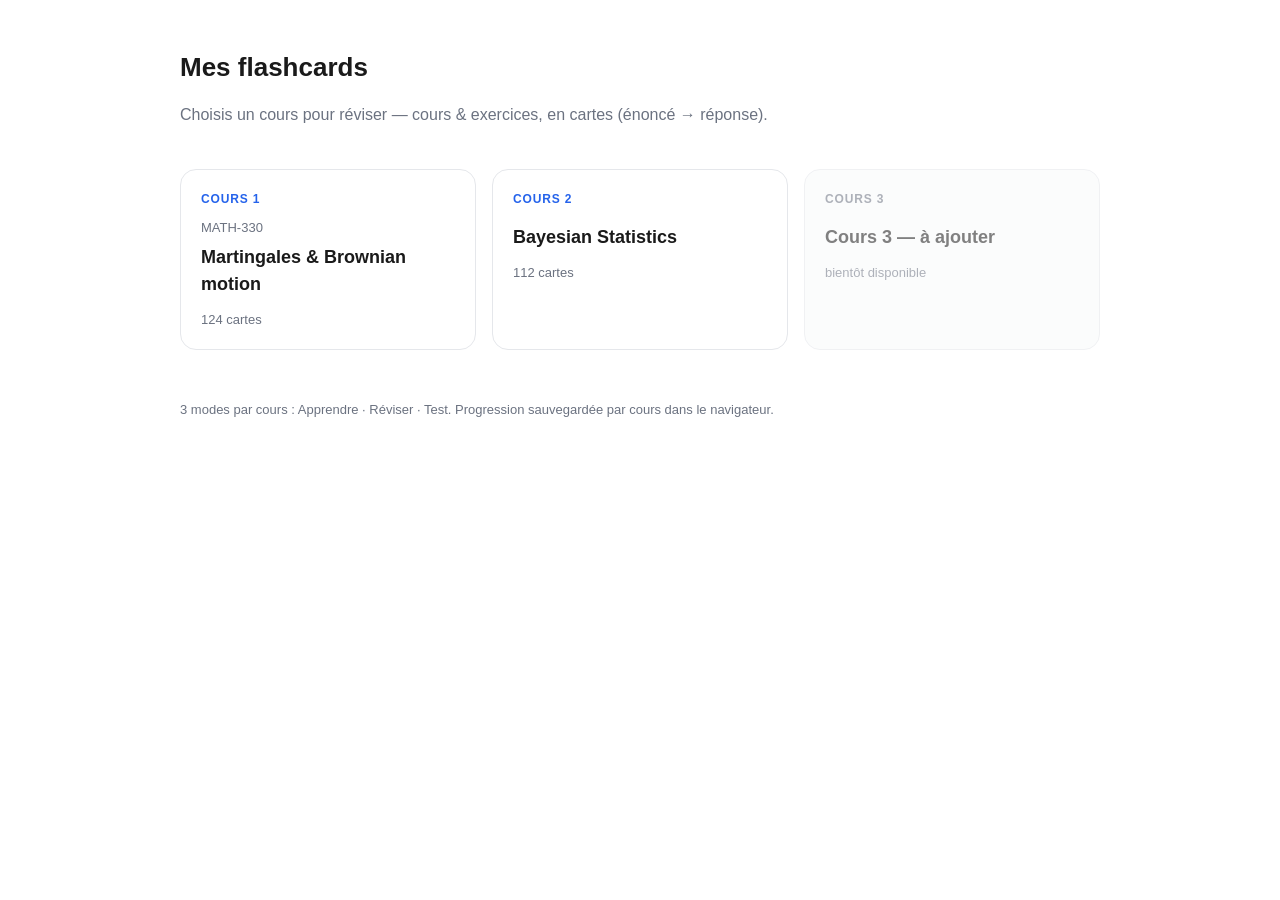
<file: index.html>
<!DOCTYPE html>
<html lang="fr">
<head>
<meta charset="utf-8">
<meta name="viewport" content="width=device-width, initial-scale=1">
<title>Mes flashcards — Cours</title>
<link rel="icon" href="data:,">
<link rel="stylesheet" href="landing.css">
</head>
<body>

<header>
  <h1>Mes flashcards</h1>
  <p class="muted">Choisis un cours pour réviser — cours &amp; exercices, en cartes (énoncé → réponse).</p>
</header>

<main>
  <div id="courses" class="grid"></div>
  <p id="empty" class="muted small hidden">Aucun cours pour l'instant. Ajoute une entrée dans <code>courses.js</code>.</p>
</main>

<footer class="muted small">
  3 modes par cours : Apprendre · Réviser · Test. Progression sauvegardée par cours dans le navigateur.
</footer>

<script src="courses.js"></script>
<script>
  const COURSES = window.COURSES || [];
  const grid = document.getElementById("courses");
  if (!COURSES.length) document.getElementById("empty").classList.remove("hidden");
  COURSES.forEach((c, i) => {
    const el = document.createElement(c.available ? "a" : "div");
    el.className = "course" + (c.available ? "" : " soon");
    if (c.available) el.href = c.dir;
    el.innerHTML =
      `<div class="num">Cours ${i + 1}</div>
       <div class="code">${c.code || ""}</div>
       <div class="name">${c.name}</div>
       <div class="meta">${c.available ? (c.count + " cartes") : "bientôt disponible"}</div>`;
    grid.appendChild(el);
  });
</script>
</body>
</html>
</file>
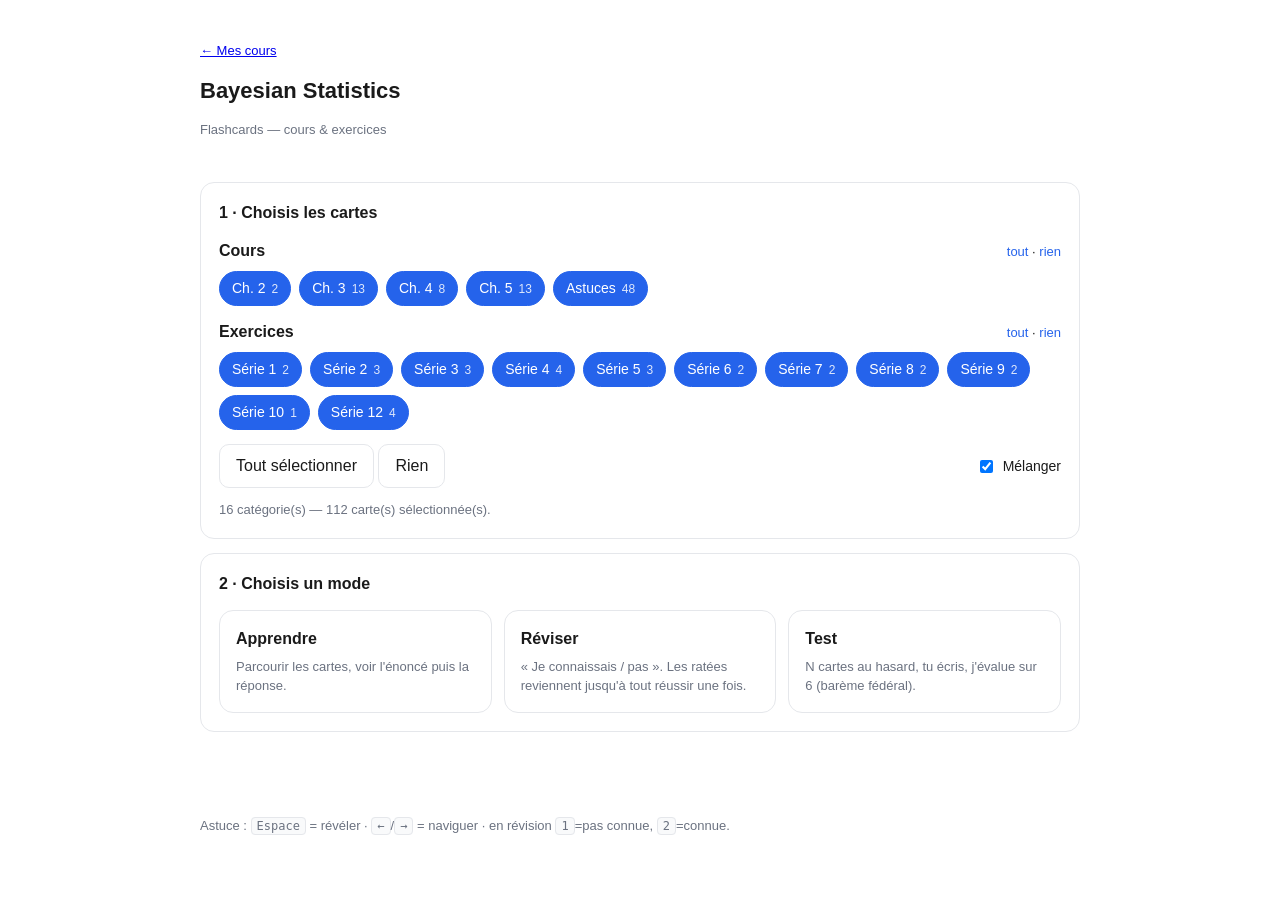
<file: courses/bayesian/index.html>
<!DOCTYPE html>
<html lang="fr">
<head>
<meta charset="utf-8">
<meta name="viewport" content="width=device-width, initial-scale=1">
<title>MATH-330 — Flashcards (Martingales & Brownian motion)</title>
<link rel="icon" href="data:,">
<link rel="stylesheet" href="style.css">
</head>
<body>

<header>
  <p class="small"><a href="../../index.html" class="homelink">← Mes cours</a></p>
  <h1 id="course-title">Flashcards</h1>
  <p class="muted small">Flashcards — cours &amp; exercices</p>
</header>

<!-- ====================== HOME ====================== -->
<main id="home" class="screen active">
  <section id="home-resume" class="resume-card hidden">
    <div>
      <strong>Reprendre ta révision</strong>
      <div id="home-resume-info" class="small"></div>
    </div>
    <div class="row">
      <button id="home-resume-btn"></button>
      <button class="ghost" id="home-resume-drop">Abandonner</button>
    </div>
  </section>

  <section class="panel">
    <h2>1 · Choisis les cartes</h2>

    <div class="catgroup">
      <div class="catgroup-head">
        <strong>Cours</strong>
        <span class="links"><a href="#" data-pick="cours">tout</a> · <a href="#" data-clear="cours">rien</a></span>
      </div>
      <div id="cours-cats" class="chips"></div>
    </div>

    <div class="catgroup">
      <div class="catgroup-head">
        <strong>Exercices</strong>
        <span class="links"><a href="#" data-pick="exo">tout</a> · <a href="#" data-clear="exo">rien</a></span>
      </div>
      <div id="exo-cats" class="chips"></div>
    </div>

    <div class="row spread">
      <div>
        <button class="ghost" id="pick-all">Tout sélectionner</button>
        <button class="ghost" id="pick-none">Rien</button>
      </div>
      <label class="toggle"><input type="checkbox" id="shuffle" checked> Mélanger</label>
    </div>
    <p id="selinfo" class="muted small"></p>
  </section>

  <section class="panel">
    <h2>2 · Choisis un mode</h2>
    <div class="modes">
      <button class="mode" id="go-learn"><span class="modename">Apprendre</span><span class="modedesc">Parcourir les cartes, voir l'énoncé puis la réponse.</span></button>
      <button class="mode" id="go-review"><span class="modename">Réviser</span><span class="modedesc">« Je connaissais / pas ». Les ratées reviennent jusqu'à tout réussir une fois.</span></button>
      <button class="mode" id="go-test"><span class="modename">Test</span><span class="modedesc">N cartes au hasard, tu écris, j'évalue sur 6 (barème fédéral).</span></button>
    </div>
  </section>
</main>

<!-- ====================== LEARN ====================== -->
<main id="learn" class="screen">
  <div class="topbar">
    <button class="ghost back">← Menu</button>
    <span id="learn-counter" class="muted"></span>
    <span></span>
  </div>
  <div id="learn-banner" class="banner hidden"></div>
  <div class="cardbox">
    <div id="learn-label" class="cardlabel"></div>
    <div class="side-head">Énoncé</div>
    <div id="learn-front" class="imgwrap"></div>
    <div id="learn-backwrap" class="hidden">
      <div class="side-head answer">Réponse</div>
      <div id="learn-back" class="imgwrap"></div>
    </div>
  </div>
  <div class="controls">
    <button class="ghost" id="learn-prev">← Précédent</button>
    <button id="learn-reveal">Afficher la réponse</button>
    <button class="ghost" id="learn-next">Suivant →</button>
  </div>
</main>

<!-- ====================== REVIEW ====================== -->
<main id="review" class="screen">
  <div class="topbar">
    <button class="ghost back">← Menu</button>
    <span id="review-progress" class="muted"></span>
    <span></span>
  </div>
  <div id="review-banner" class="banner hidden"></div>
  <div class="progressbar"><div id="review-bar"></div></div>
  <div class="cardbox">
    <div id="review-label" class="cardlabel"></div>
    <div class="side-head">Énoncé</div>
    <div id="review-front" class="imgwrap"></div>
    <div id="review-backwrap" class="hidden">
      <div class="side-head answer">Réponse</div>
      <div id="review-back" class="imgwrap"></div>
    </div>
  </div>
  <div class="controls" id="review-reveal-ctrl">
    <button id="review-reveal">Afficher la réponse</button>
  </div>
  <div class="controls hidden" id="review-grade-ctrl">
    <button class="bad" id="review-no">✗ Je ne connaissais pas</button>
    <button class="good" id="review-yes">✓ Je connaissais</button>
  </div>
  <div id="review-done" class="done hidden">
    <h2>Terminé !</h2>
    <p class="muted">Toutes les cartes sélectionnées ont été réussies au moins une fois.</p>
    <button id="review-restart">Recommencer</button>
    <button class="ghost back">← Menu</button>
  </div>
</main>

<!-- ====================== TEST ====================== -->
<main id="test" class="screen">
  <div class="topbar">
    <button class="ghost back">← Menu</button>
    <span class="muted">Mode test</span>
    <span></span>
  </div>
  <div id="test-banner" class="banner hidden"></div>

  <!-- setup -->
  <section id="test-setup" class="panel">
    <h2>Test</h2>
    <p class="muted">Choisis le nombre de cartes tirées au hasard parmi ta sélection.</p>
    <div class="row">
      <label>Nombre de cartes :
        <input type="number" id="test-n" min="1" value="5">
      </label>
      <span class="muted small">/ <span id="test-max"></span> disponibles</span>
    </div>
    <button id="test-start">Commencer le test</button>
  </section>

  <!-- run -->
  <section id="test-run" class="hidden">
    <div class="panel notice">
      <strong>Écris tes réponses</strong> (sur papier ou directement à Claude), puis clique
      <em>« Copier pour Claude »</em> et envoie-moi le tout : je corrige sur 6 (barème fédéral).
      <div class="row" style="margin-top:10px">
        <button id="test-copy">Copier la liste pour Claude</button>
        <label class="toggle"><input type="checkbox" id="test-showsol"> Voir les solutions (auto-correction)</label>
      </div>
      <span id="copyok" class="muted small"></span>
    </div>
    <div id="test-cards"></div>
    <div class="controls">
      <button class="ghost back">← Menu</button>
      <button id="test-again">Nouveau test</button>
    </div>
  </section>
</main>

<footer class="muted small">
  Astuce : <kbd>Espace</kbd> = révéler · <kbd>←</kbd>/<kbd>→</kbd> = naviguer · en révision <kbd>1</kbd>=pas connue, <kbd>2</kbd>=connue.
</footer>

<script src="cards.js"></script>
<script src="app.js"></script>
</body>
</html>
</file>
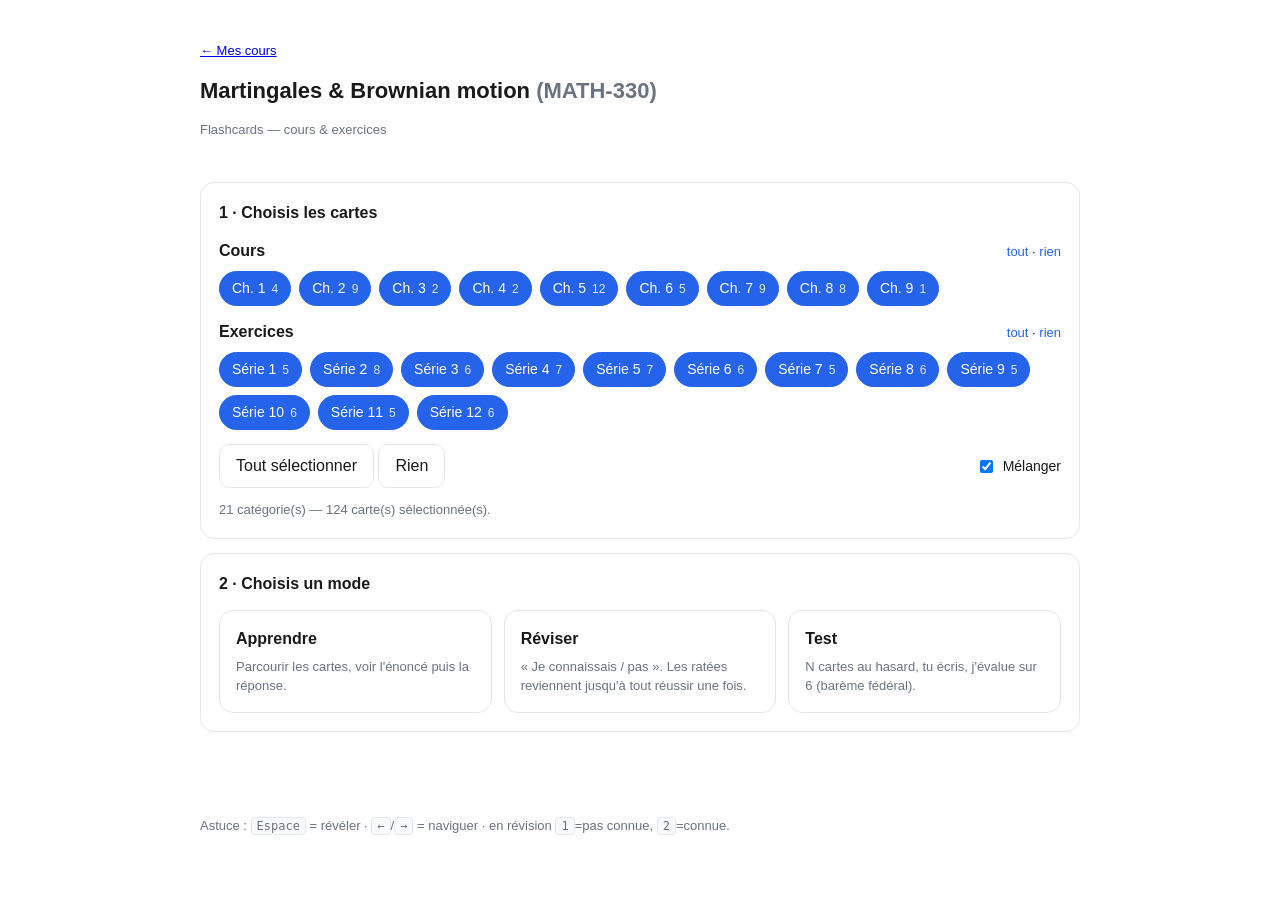
<file: courses/math330/index.html>
<!DOCTYPE html>
<html lang="fr">
<head>
<meta charset="utf-8">
<meta name="viewport" content="width=device-width, initial-scale=1">
<title>MATH-330 — Flashcards (Martingales & Brownian motion)</title>
<link rel="icon" href="data:,">
<link rel="stylesheet" href="style.css">
</head>
<body>

<header>
  <p class="small"><a href="../../index.html" class="homelink">← Mes cours</a></p>
  <h1 id="course-title">Martingales &amp; Brownian motion <span class="muted">(MATH-330)</span></h1>
  <p class="muted small">Flashcards — cours &amp; exercices</p>
</header>

<!-- ====================== HOME ====================== -->
<main id="home" class="screen active">
  <section id="home-resume" class="resume-card hidden">
    <div>
      <strong>Reprendre ta révision</strong>
      <div id="home-resume-info" class="small"></div>
    </div>
    <div class="row">
      <button id="home-resume-btn"></button>
      <button class="ghost" id="home-resume-drop">Abandonner</button>
    </div>
  </section>

  <section class="panel">
    <h2>1 · Choisis les cartes</h2>

    <div class="catgroup">
      <div class="catgroup-head">
        <strong>Cours</strong>
        <span class="links"><a href="#" data-pick="cours">tout</a> · <a href="#" data-clear="cours">rien</a></span>
      </div>
      <div id="cours-cats" class="chips"></div>
    </div>

    <div class="catgroup">
      <div class="catgroup-head">
        <strong>Exercices</strong>
        <span class="links"><a href="#" data-pick="exo">tout</a> · <a href="#" data-clear="exo">rien</a></span>
      </div>
      <div id="exo-cats" class="chips"></div>
    </div>

    <div class="row spread">
      <div>
        <button class="ghost" id="pick-all">Tout sélectionner</button>
        <button class="ghost" id="pick-none">Rien</button>
      </div>
      <label class="toggle"><input type="checkbox" id="shuffle" checked> Mélanger</label>
    </div>
    <p id="selinfo" class="muted small"></p>
  </section>

  <section class="panel">
    <h2>2 · Choisis un mode</h2>
    <div class="modes">
      <button class="mode" id="go-learn"><span class="modename">Apprendre</span><span class="modedesc">Parcourir les cartes, voir l'énoncé puis la réponse.</span></button>
      <button class="mode" id="go-review"><span class="modename">Réviser</span><span class="modedesc">« Je connaissais / pas ». Les ratées reviennent jusqu'à tout réussir une fois.</span></button>
      <button class="mode" id="go-test"><span class="modename">Test</span><span class="modedesc">N cartes au hasard, tu écris, j'évalue sur 6 (barème fédéral).</span></button>
    </div>
  </section>
</main>

<!-- ====================== LEARN ====================== -->
<main id="learn" class="screen">
  <div class="topbar">
    <button class="ghost back">← Menu</button>
    <span id="learn-counter" class="muted"></span>
    <span></span>
  </div>
  <div id="learn-banner" class="banner hidden"></div>
  <div class="cardbox">
    <div id="learn-label" class="cardlabel"></div>
    <div class="side-head">Énoncé</div>
    <div id="learn-front" class="imgwrap"></div>
    <div id="learn-backwrap" class="hidden">
      <div class="side-head answer">Réponse</div>
      <div id="learn-back" class="imgwrap"></div>
    </div>
  </div>
  <div class="controls">
    <button class="ghost" id="learn-prev">← Précédent</button>
    <button id="learn-reveal">Afficher la réponse</button>
    <button class="ghost" id="learn-next">Suivant →</button>
  </div>
</main>

<!-- ====================== REVIEW ====================== -->
<main id="review" class="screen">
  <div class="topbar">
    <button class="ghost back">← Menu</button>
    <span id="review-progress" class="muted"></span>
    <span></span>
  </div>
  <div id="review-banner" class="banner hidden"></div>
  <div class="progressbar"><div id="review-bar"></div></div>
  <div class="cardbox">
    <div id="review-label" class="cardlabel"></div>
    <div class="side-head">Énoncé</div>
    <div id="review-front" class="imgwrap"></div>
    <div id="review-backwrap" class="hidden">
      <div class="side-head answer">Réponse</div>
      <div id="review-back" class="imgwrap"></div>
    </div>
  </div>
  <div class="controls" id="review-reveal-ctrl">
    <button id="review-reveal">Afficher la réponse</button>
  </div>
  <div class="controls hidden" id="review-grade-ctrl">
    <button class="bad" id="review-no">✗ Je ne connaissais pas</button>
    <button class="good" id="review-yes">✓ Je connaissais</button>
  </div>
  <div id="review-done" class="done hidden">
    <h2>Terminé !</h2>
    <p class="muted">Toutes les cartes sélectionnées ont été réussies au moins une fois.</p>
    <button id="review-restart">Recommencer</button>
    <button class="ghost back">← Menu</button>
  </div>
</main>

<!-- ====================== TEST ====================== -->
<main id="test" class="screen">
  <div class="topbar">
    <button class="ghost back">← Menu</button>
    <span class="muted">Mode test</span>
    <span></span>
  </div>
  <div id="test-banner" class="banner hidden"></div>

  <!-- setup -->
  <section id="test-setup" class="panel">
    <h2>Test</h2>
    <p class="muted">Choisis le nombre de cartes tirées au hasard parmi ta sélection.</p>
    <div class="row">
      <label>Nombre de cartes :
        <input type="number" id="test-n" min="1" value="5">
      </label>
      <span class="muted small">/ <span id="test-max"></span> disponibles</span>
    </div>
    <button id="test-start">Commencer le test</button>
  </section>

  <!-- run -->
  <section id="test-run" class="hidden">
    <div class="panel notice">
      <strong>Écris tes réponses</strong> (sur papier ou directement à Claude), puis clique
      <em>« Copier pour Claude »</em> et envoie-moi le tout : je corrige sur 6 (barème fédéral).
      <div class="row" style="margin-top:10px">
        <button id="test-copy">Copier la liste pour Claude</button>
        <label class="toggle"><input type="checkbox" id="test-showsol"> Voir les solutions (auto-correction)</label>
      </div>
      <span id="copyok" class="muted small"></span>
    </div>
    <div id="test-cards"></div>
    <div class="controls">
      <button class="ghost back">← Menu</button>
      <button id="test-again">Nouveau test</button>
    </div>
  </section>
</main>

<footer class="muted small">
  Astuce : <kbd>Espace</kbd> = révéler · <kbd>←</kbd>/<kbd>→</kbd> = naviguer · en révision <kbd>1</kbd>=pas connue, <kbd>2</kbd>=connue.
</footer>

<script src="cards.js"></script>
<script src="app.js"></script>
</body>
</html>
</file>
<file: landing.css>
:root{
  --ink:#1a1a1a; --muted:#6b7280; --line:#e5e7eb; --bg:#ffffff;
  --accent:#2563eb; --soft:#f9fafb;
}
*{box-sizing:border-box}
html,body{margin:0;background:var(--bg);color:var(--ink);
  font-family:-apple-system,BlinkMacSystemFont,"Segoe UI",Roboto,Helvetica,Arial,sans-serif;
  -webkit-font-smoothing:antialiased;line-height:1.5}
header{max-width:960px;margin:0 auto;padding:48px 20px 8px}
h1{font-size:26px;margin:0 0 6px;font-weight:700}
.muted{color:var(--muted)}
.small{font-size:13px}
code{background:var(--soft);border:1px solid var(--line);border-radius:5px;padding:1px 5px;font-size:13px}
main{max-width:960px;margin:0 auto;padding:18px 20px 40px}
footer{max-width:960px;margin:10px auto 48px;padding:0 20px}
.hidden{display:none}

.grid{display:grid;grid-template-columns:repeat(auto-fill,minmax(240px,1fr));gap:16px}
.course{display:flex;flex-direction:column;gap:4px;text-decoration:none;color:inherit;
  border:1px solid var(--line);border-radius:16px;padding:20px;background:#fff;transition:.14s}
.course:hover{border-color:var(--accent);box-shadow:0 4px 16px rgba(0,0,0,.06);transform:translateY(-2px)}
.course .num{font-size:12px;text-transform:uppercase;letter-spacing:.07em;color:var(--accent);font-weight:600}
.course .code{font-size:13px;color:var(--muted);margin-top:6px}
.course .name{font-size:18px;font-weight:700;margin:2px 0 8px}
.course .meta{font-size:13px;color:var(--muted)}
.course.soon{opacity:.55;cursor:default;background:var(--soft)}
.course.soon:hover{border-color:var(--line);box-shadow:none;transform:none}
.course.soon .num{color:var(--muted)}
</file>
<file: courses/bayesian/style.css>
:root{
  --ink:#1a1a1a; --muted:#6b7280; --line:#e5e7eb; --bg:#ffffff;
  --accent:#2563eb; --good:#16a34a; --bad:#dc2626; --soft:#f9fafb;
}
*{box-sizing:border-box}
html,body{margin:0;background:var(--bg);color:var(--ink);
  font-family:-apple-system,BlinkMacSystemFont,"Segoe UI",Roboto,Helvetica,Arial,sans-serif;
  -webkit-font-smoothing:antialiased;line-height:1.5}
header{max-width:920px;margin:0 auto;padding:28px 20px 8px}
h1{font-size:22px;margin:0;font-weight:700}
h2{font-size:16px;margin:0 0 14px;font-weight:600}
.muted{color:var(--muted)}
.small{font-size:13px}
kbd{background:var(--soft);border:1px solid var(--line);border-radius:4px;padding:1px 5px;font-size:12px}

main.screen{display:none;max-width:920px;margin:0 auto;padding:8px 20px 60px}
main.screen.active{display:block}
footer{max-width:920px;margin:10px auto 40px;padding:0 20px;font-size:12px}

.panel{border:1px solid var(--line);border-radius:14px;padding:18px;margin:14px 0;background:#fff}
.row{display:flex;align-items:center;gap:12px;flex-wrap:wrap}
.row.spread{justify-content:space-between}

/* category chips */
.catgroup{margin-bottom:14px}
.catgroup-head{display:flex;justify-content:space-between;align-items:baseline;margin-bottom:8px}
.catgroup-head .links{font-size:13px}
.catgroup-head a{color:var(--accent);text-decoration:none}
.chips{display:flex;flex-wrap:wrap;gap:8px}
.chip{display:inline-flex;align-items:center;gap:6px;border:1px solid var(--line);
  border-radius:999px;padding:6px 12px;cursor:pointer;user-select:none;font-size:14px;
  background:#fff;transition:.12s}
.chip:hover{border-color:#cbd5e1}
.chip.on{background:var(--accent);border-color:var(--accent);color:#fff}
.chip .cnt{font-size:12px;opacity:.7}
.chip.on .cnt{opacity:.85}

.toggle{display:inline-flex;align-items:center;gap:7px;cursor:pointer;font-size:14px}
#selinfo{margin:12px 0 0}

/* mode buttons */
.modes{display:grid;grid-template-columns:repeat(3,1fr);gap:12px}
@media(max-width:640px){.modes{grid-template-columns:1fr}}
.mode{display:flex;flex-direction:column;align-items:flex-start;gap:6px;text-align:left;
  border:1px solid var(--line);border-radius:14px;padding:16px;background:#fff;color:var(--ink);cursor:pointer;transition:.12s}
.mode:hover{border-color:var(--accent);box-shadow:0 2px 10px rgba(0,0,0,.05)}
.modename{font-weight:700;font-size:16px}
.modedesc{font-weight:400;font-size:13px;color:var(--muted)}

/* generic buttons */
button{font:inherit;border:1px solid var(--accent);background:var(--accent);color:#fff;
  border-radius:10px;padding:9px 16px;cursor:pointer;transition:.12s}
button:hover{filter:brightness(1.05)}
button.ghost{background:#fff;color:var(--ink);border-color:var(--line)}
button.ghost:hover{border-color:#cbd5e1}
button.good{background:var(--good);border-color:var(--good)}
button.bad{background:var(--bad);border-color:var(--bad)}
button:disabled{opacity:.4;cursor:not-allowed}

.topbar{display:flex;justify-content:space-between;align-items:center;margin:6px 0 14px}

.banner{display:flex;justify-content:space-between;align-items:center;gap:10px;
  background:#eff6ff;border:1px solid #bfdbfe;color:#1e3a8a;border-radius:10px;
  padding:8px 12px;margin:0 0 14px;font-size:14px}
.banner button{padding:5px 11px;font-size:13px}

.resume-card{display:flex;justify-content:space-between;align-items:center;gap:14px;flex-wrap:wrap;
  background:#eff6ff;border:1px solid #bfdbfe;border-radius:14px;padding:14px 18px;margin:14px 0}
.resume-card strong{color:#1e3a8a}
.resume-card #home-resume-info{color:#3b5bdb;margin-top:3px}
.resume-card #home-resume-btn{background:var(--good);border-color:var(--good)}

/* cards */
.cardbox{border:1px solid var(--line);border-radius:14px;padding:18px;background:#fff}
.cardlabel{font-weight:600;font-size:15px;margin-bottom:10px}
.side-head{font-size:12px;text-transform:uppercase;letter-spacing:.06em;color:var(--muted);margin:4px 0 6px}
.side-head.answer{color:var(--good)}
.imgwrap{border:1px solid var(--line);border-radius:10px;overflow:auto;max-height:62vh;background:#fff;text-align:center}
.imgwrap img{max-width:100%;display:block;margin:0 auto}
.imgwrap.tall{max-height:none}
.noback{padding:24px;color:var(--muted);font-style:italic}

.controls{display:flex;gap:10px;justify-content:center;margin-top:16px;flex-wrap:wrap}

/* review */
.progressbar{height:8px;background:var(--soft);border-radius:999px;overflow:hidden;margin-bottom:14px}
#review-bar{height:100%;width:0;background:var(--good);transition:width .25s}
.done{text-align:center;padding:40px 10px}
.done h2{font-size:24px}
.done button{margin:6px}

/* test */
#test-n{width:90px;font:inherit;padding:8px;border:1px solid var(--line);border-radius:8px}
.notice{background:var(--soft)}
.testcard{border:1px solid var(--line);border-radius:12px;padding:14px;margin:12px 0}
.testcard .qnum{font-weight:700;color:var(--accent)}
.testcard .qlabel{font-weight:600;margin:2px 0 10px}
.testcard .sol{margin-top:12px;border-top:1px dashed var(--line);padding-top:10px}
.hidden{display:none}
</file>
<file: courses/math330/style.css>
:root{
  --ink:#1a1a1a; --muted:#6b7280; --line:#e5e7eb; --bg:#ffffff;
  --accent:#2563eb; --good:#16a34a; --bad:#dc2626; --soft:#f9fafb;
}
*{box-sizing:border-box}
html,body{margin:0;background:var(--bg);color:var(--ink);
  font-family:-apple-system,BlinkMacSystemFont,"Segoe UI",Roboto,Helvetica,Arial,sans-serif;
  -webkit-font-smoothing:antialiased;line-height:1.5}
header{max-width:920px;margin:0 auto;padding:28px 20px 8px}
h1{font-size:22px;margin:0;font-weight:700}
h2{font-size:16px;margin:0 0 14px;font-weight:600}
.muted{color:var(--muted)}
.small{font-size:13px}
kbd{background:var(--soft);border:1px solid var(--line);border-radius:4px;padding:1px 5px;font-size:12px}

main.screen{display:none;max-width:920px;margin:0 auto;padding:8px 20px 60px}
main.screen.active{display:block}
footer{max-width:920px;margin:10px auto 40px;padding:0 20px;font-size:12px}

.panel{border:1px solid var(--line);border-radius:14px;padding:18px;margin:14px 0;background:#fff}
.row{display:flex;align-items:center;gap:12px;flex-wrap:wrap}
.row.spread{justify-content:space-between}

/* category chips */
.catgroup{margin-bottom:14px}
.catgroup-head{display:flex;justify-content:space-between;align-items:baseline;margin-bottom:8px}
.catgroup-head .links{font-size:13px}
.catgroup-head a{color:var(--accent);text-decoration:none}
.chips{display:flex;flex-wrap:wrap;gap:8px}
.chip{display:inline-flex;align-items:center;gap:6px;border:1px solid var(--line);
  border-radius:999px;padding:6px 12px;cursor:pointer;user-select:none;font-size:14px;
  background:#fff;transition:.12s}
.chip:hover{border-color:#cbd5e1}
.chip.on{background:var(--accent);border-color:var(--accent);color:#fff}
.chip .cnt{font-size:12px;opacity:.7}
.chip.on .cnt{opacity:.85}

.toggle{display:inline-flex;align-items:center;gap:7px;cursor:pointer;font-size:14px}
#selinfo{margin:12px 0 0}

/* mode buttons */
.modes{display:grid;grid-template-columns:repeat(3,1fr);gap:12px}
@media(max-width:640px){.modes{grid-template-columns:1fr}}
.mode{display:flex;flex-direction:column;align-items:flex-start;gap:6px;text-align:left;
  border:1px solid var(--line);border-radius:14px;padding:16px;background:#fff;color:var(--ink);cursor:pointer;transition:.12s}
.mode:hover{border-color:var(--accent);box-shadow:0 2px 10px rgba(0,0,0,.05)}
.modename{font-weight:700;font-size:16px}
.modedesc{font-weight:400;font-size:13px;color:var(--muted)}

/* generic buttons */
button{font:inherit;border:1px solid var(--accent);background:var(--accent);color:#fff;
  border-radius:10px;padding:9px 16px;cursor:pointer;transition:.12s}
button:hover{filter:brightness(1.05)}
button.ghost{background:#fff;color:var(--ink);border-color:var(--line)}
button.ghost:hover{border-color:#cbd5e1}
button.good{background:var(--good);border-color:var(--good)}
button.bad{background:var(--bad);border-color:var(--bad)}
button:disabled{opacity:.4;cursor:not-allowed}

.topbar{display:flex;justify-content:space-between;align-items:center;margin:6px 0 14px}

.banner{display:flex;justify-content:space-between;align-items:center;gap:10px;
  background:#eff6ff;border:1px solid #bfdbfe;color:#1e3a8a;border-radius:10px;
  padding:8px 12px;margin:0 0 14px;font-size:14px}
.banner button{padding:5px 11px;font-size:13px}

.resume-card{display:flex;justify-content:space-between;align-items:center;gap:14px;flex-wrap:wrap;
  background:#eff6ff;border:1px solid #bfdbfe;border-radius:14px;padding:14px 18px;margin:14px 0}
.resume-card strong{color:#1e3a8a}
.resume-card #home-resume-info{color:#3b5bdb;margin-top:3px}
.resume-card #home-resume-btn{background:var(--good);border-color:var(--good)}

/* cards */
.cardbox{border:1px solid var(--line);border-radius:14px;padding:18px;background:#fff}
.cardlabel{font-weight:600;font-size:15px;margin-bottom:10px}
.side-head{font-size:12px;text-transform:uppercase;letter-spacing:.06em;color:var(--muted);margin:4px 0 6px}
.side-head.answer{color:var(--good)}
.imgwrap{border:1px solid var(--line);border-radius:10px;overflow:auto;max-height:62vh;background:#fff;text-align:center}
.imgwrap img{max-width:100%;display:block;margin:0 auto}
.imgwrap.tall{max-height:none}
.noback{padding:24px;color:var(--muted);font-style:italic}

.controls{display:flex;gap:10px;justify-content:center;margin-top:16px;flex-wrap:wrap}

/* review */
.progressbar{height:8px;background:var(--soft);border-radius:999px;overflow:hidden;margin-bottom:14px}
#review-bar{height:100%;width:0;background:var(--good);transition:width .25s}
.done{text-align:center;padding:40px 10px}
.done h2{font-size:24px}
.done button{margin:6px}

/* test */
#test-n{width:90px;font:inherit;padding:8px;border:1px solid var(--line);border-radius:8px}
.notice{background:var(--soft)}
.testcard{border:1px solid var(--line);border-radius:12px;padding:14px;margin:12px 0}
.testcard .qnum{font-weight:700;color:var(--accent)}
.testcard .qlabel{font-weight:600;margin:2px 0 10px}
.testcard .sol{margin-top:12px;border-top:1px dashed var(--line);padding-top:10px}
.hidden{display:none}
</file>
